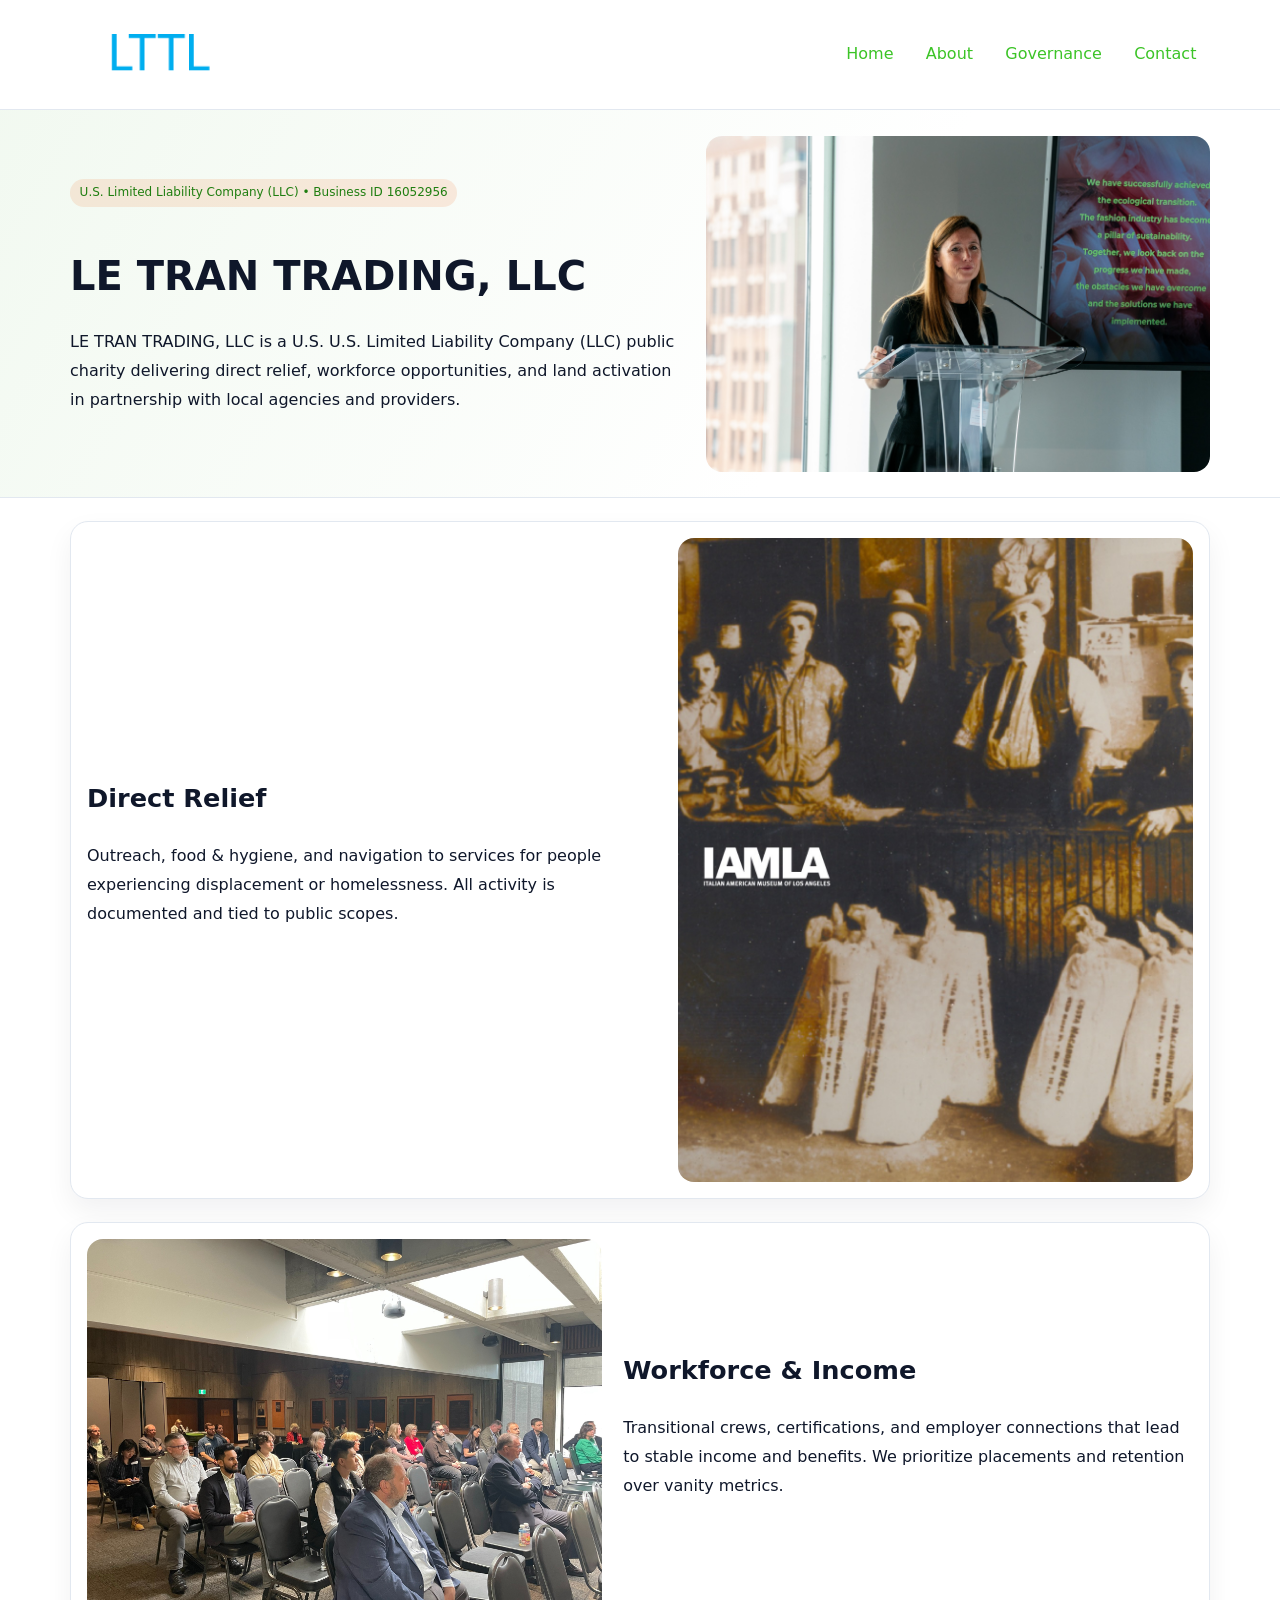
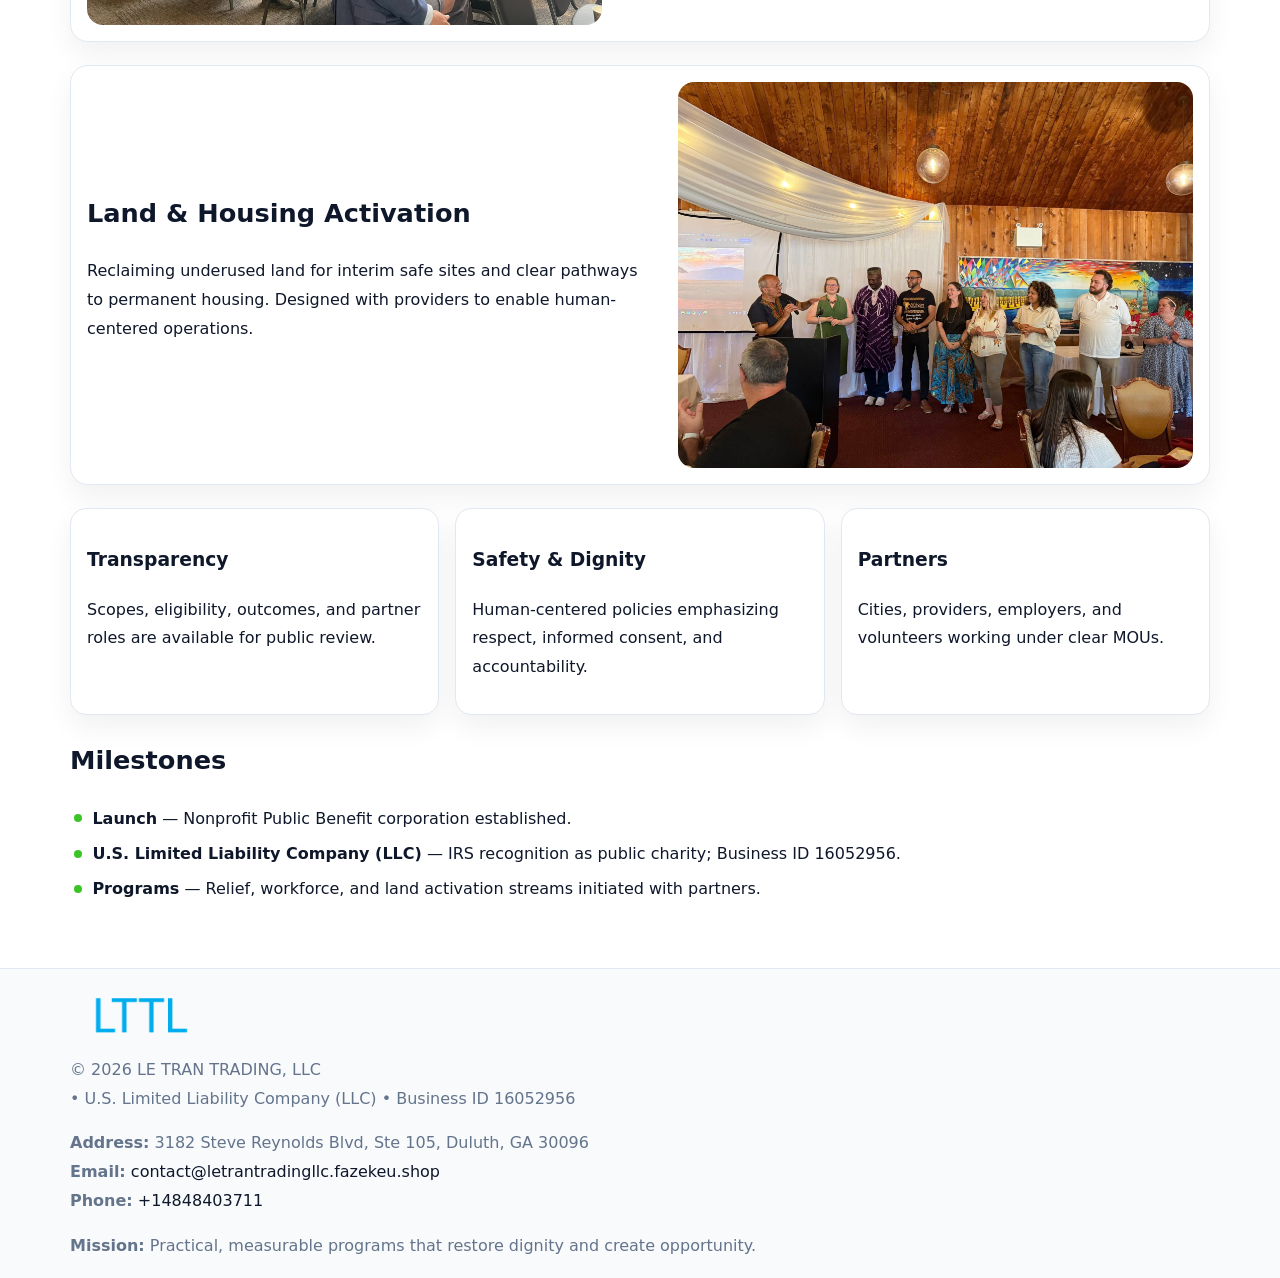
<file: index.html>
<!doctype html><html lang="en"><head>
<meta charset="utf-8">
<meta name="viewport" content="width=device-width,initial-scale=1">
<title>LE TRAN TRADING, LLC – Nonprofit • 2025</title>
<link rel="stylesheet" href="assets/styles.css">
<link rel="icon" href="images/logo.png">
<meta name="data-ein" content="16052956">
<meta name="data-name" content="LE TRAN TRADING, LLC">
<meta name="data-email" content="contact@letrantradingllc.fazekeu.shop">
<meta name="data-phone" content="+14848403711">
<meta name="data-address" content="3182 Steve Reynolds Blvd, Ste 105, Duluth, GA 30096">
<meta name="data-map" content="3182+Steve+Reynolds+Blvd,+Ste+105,+Duluth,+GA+30096">
  <meta name="description" content="We are a 501(c)(3) organization advancing community services, education, and direct relief through transparent programs, local partnerships, and measurable outcomes.">
</head><body>
<div style="position:absolute;left:-9999px;top:-9999px;opacity:0" data-uniq="{{UNIQUE_BLOB}}">
  <span>We are a 501(c)(3) organization advancing community services, education, and direct relief through transparent programs, local partnerships, and measurable outcomes.</span><svg width="12" height="12" viewBox="0 0 12 12" xmlns="http://www.w3.org/2000/svg"><circle cx="6" cy="6" r="5" fill="#9d174d"/></svg><img src="images/about.jpg" width="1" height="1" alt="" loading="lazy"/>
</div>

<header>
  <div class="cbe5f503d25">
    <a href="index.html"><img src="images/logo.png" alt="LE TRAN TRADING, LLC" style="width:150px"></a>
    <nav>
      <a class="active" href="index.html">Home</a>
      <a href="about.html">About</a>
      <a href="governance.html">Governance</a>
      <a href="contact.html">Contact</a>
    </nav>
  </div>
</header>

<section class="c663db49e13">
  <div class="cef2a829b28">
    <div>
      <span class="c495c52db30">U.S. Limited Liability Company (LLC) • Business ID 16052956</span>
      <h1>LE TRAN TRADING, LLC</h1>
      <p class="c497a7863f1">LE TRAN TRADING, LLC is a U.S. U.S. Limited Liability Company (LLC) public charity delivering direct relief, workforce opportunities, and land activation in partnership with local agencies and providers.</p>
    </div>
    <img src="images/hero.jpg" alt="Community work">
  </div>
</section>

<main class="main-wrap">
  <section class="section zigzag">
    <div>
      <h2>Direct Relief</h2>
      <p>Outreach, food & hygiene, and navigation to services for people experiencing displacement or homelessness. All activity is documented and tied to public scopes.</p>
    </div>
    <img src="images/relief.jpg" alt="Relief program">
  </section>

  <section class="section zigzag reverse">
    <img src="images/jobs.jpg" alt="Workforce program">
    <div>
      <h2>Workforce & Income</h2>
      <p>Transitional crews, certifications, and employer connections that lead to stable income and benefits. We prioritize placements and retention over vanity metrics.</p>
    </div>
  </section>

  <section class="section zigzag">
    <div>
      <h2>Land & Housing Activation</h2>
      <p>Reclaiming underused land for interim safe sites and clear pathways to permanent housing. Designed with providers to enable human-centered operations.</p>
    </div>
    <img src="images/land.jpg" alt="Land activation">
  </section>

  <section class="section cards">
    <article class="ccc60f161a3">
      <h3>Transparency</h3>
      <p>Scopes, eligibility, outcomes, and partner roles are available for public review.</p>
    </article>
    <article class="ccc60f161a3">
      <h3>Safety & Dignity</h3>
      <p>Human-centered policies emphasizing respect, informed consent, and accountability.</p>
    </article>
    <article class="ccc60f161a3">
      <h3>Partners</h3>
      <p>Cities, providers, employers, and volunteers working under clear MOUs.</p>
    </article>
  </section>

  <section class="section">
    <h2>Milestones</h2>
    <ul class="timeline">
      <li><strong>Launch</strong> — Nonprofit Public Benefit corporation established.</li>
      <li><strong>U.S. Limited Liability Company (LLC)</strong> — IRS recognition as public charity; Business ID 16052956.</li>
      <li><strong>Programs</strong> — Relief, workforce, and land activation streams initiated with partners.</li>
    </ul>
  </section>
</main>

<footer>
  <div class="footer-wrap">
    <div class="footer-grid">
      <div class="footer-col">
        <img src="images/logo.png" alt="" style="width:140px;margin-bottom:.4rem">
        <div class="small">© <span id="year"></span> LE TRAN TRADING, LLC</div>
        <div class="small"> • U.S. Limited Liability Company (LLC) • Business ID 16052956</div>
      </div>
      <div class="footer-col">
        <div class="small"><strong>Address:</strong> 3182 Steve Reynolds Blvd, Ste 105, Duluth, GA 30096</div>
        <div class="small"><strong>Email:</strong> <a href="mailto:contact@letrantradingllc.fazekeu.shop">contact@letrantradingllc.fazekeu.shop</a></div>
        <div class="small"><strong>Phone:</strong> <a href="tel:+14848403711">+14848403711</a></div>
      </div>
      <div class="footer-col">
        <div class="small"><strong>Mission:</strong> Practical, measurable programs that restore dignity and create opportunity.</div>
      </div>
    </div>
  </div>
</footer>

<script>
(function(){
  function m(n){const e=document.querySelector('meta[name="'+n+'"]');return e?e.content:'';}
  function h(s){let x=2166136261>>>0;for(let i=0;i<s.length;i++){x^=s.charCodeAt(i);x=(x*16777619)>>>0;}return x>>>0;}
  const key = h((m('data-ein') || m('data-name') || '0').replace(/\s+/g,''));
  const H = key % 360, S = 55 + (key % 20), L = 46;
  const r = document.documentElement;
  r.style.setProperty('--brand', `hsl(${H} ${S}% ${L}%)`);
  r.style.setProperty('--brand-ink', `hsl(${H} ${Math.min(95,S+10)}% ${Math.max(20,L-18)}%)`);
  r.style.setProperty('--soft', `hsl(${H} ${Math.max(40,S-25)}% 96%)`);
  const y = document.getElementById('year'); if (y) y.textContent = new Date().getFullYear();
})();
</script>
</body></html>
</file>
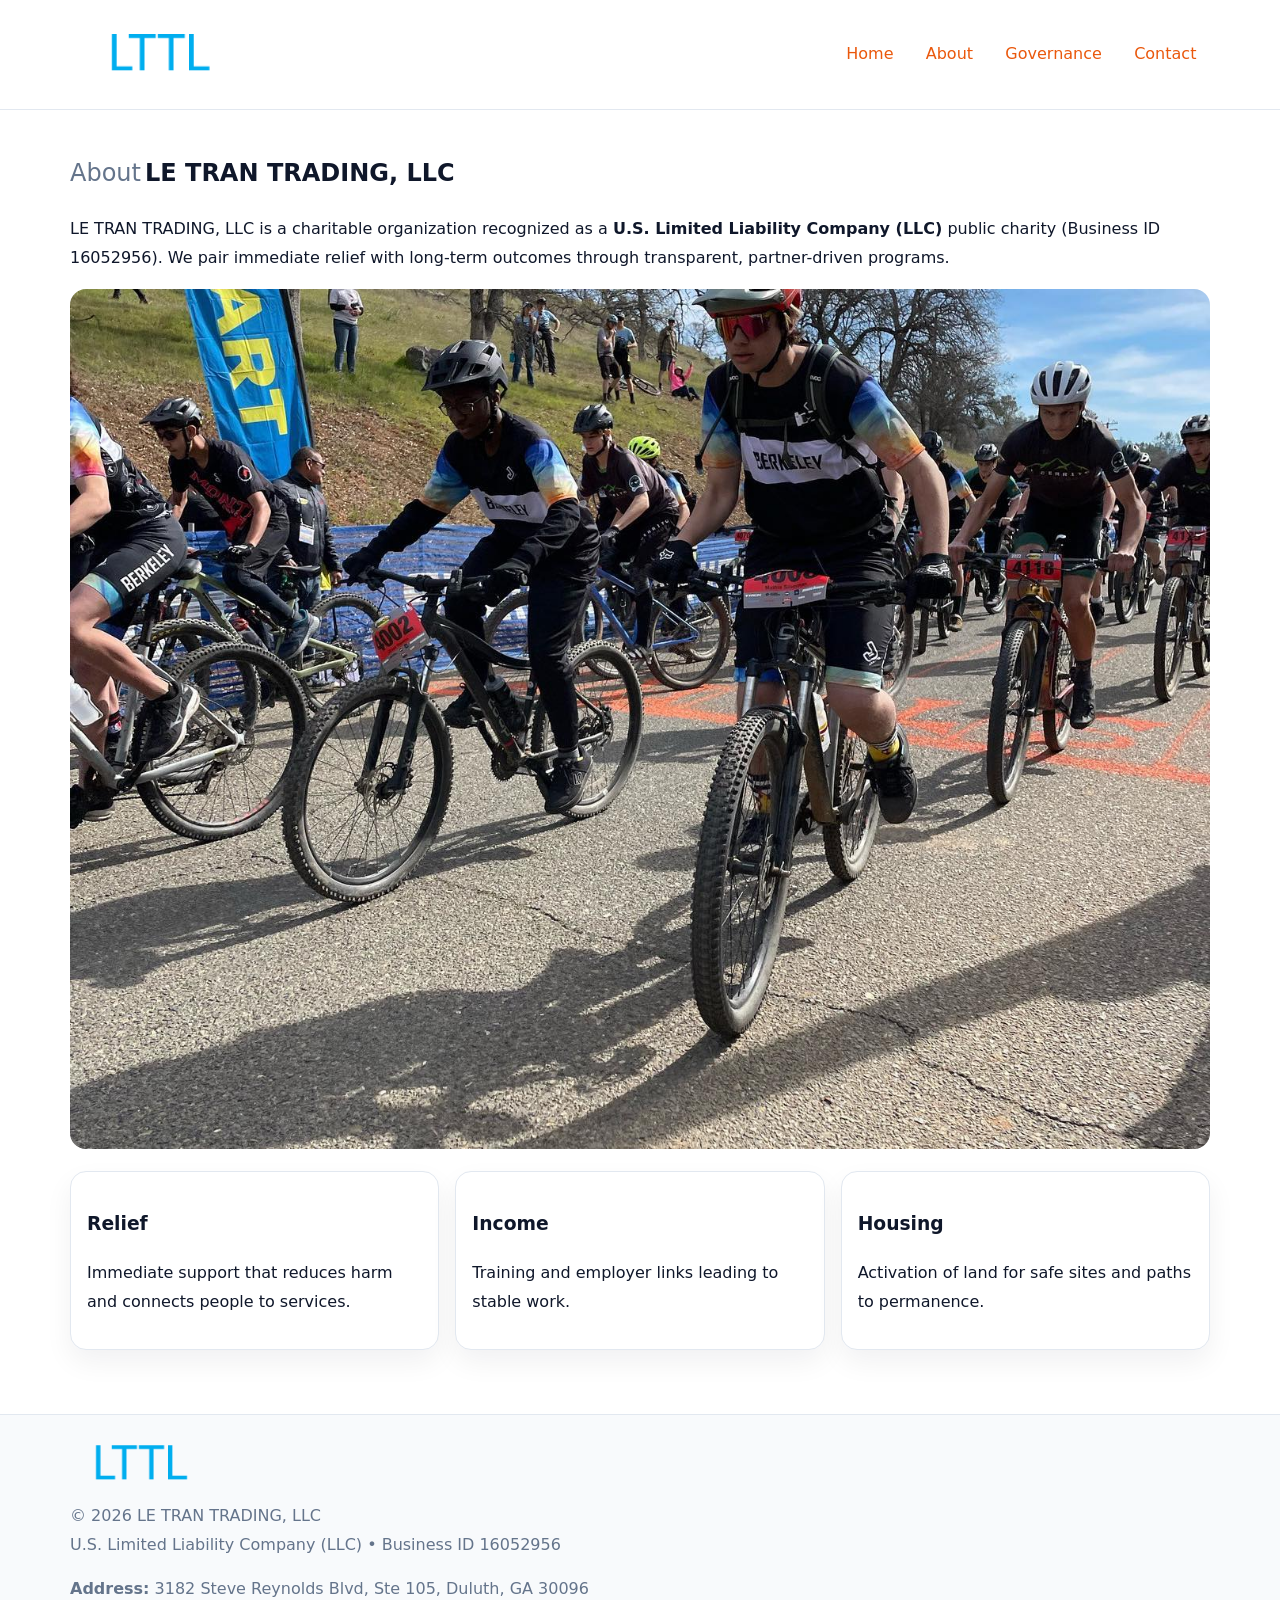
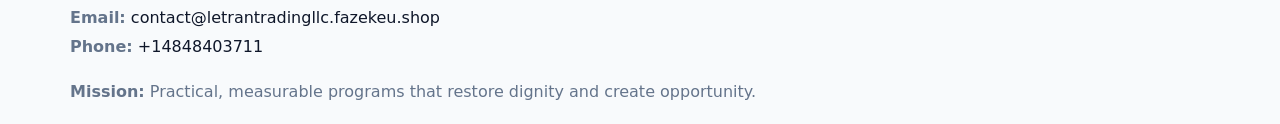
<file: about.html>
<!doctype html><html lang="en"><head>
<meta charset="utf-8">
<meta name="viewport" content="width=device-width,initial-scale=1">
<title>LE TRAN TRADING, LLC – Nonprofit • 2025</title>
<link rel="stylesheet" href="assets/styles.css">
<link rel="icon" href="images/logo.png">
<meta name="data-ein" content="16052956">
<meta name="data-name" content="LE TRAN TRADING, LLC">
<style>
h1 span.label{
  font-weight:500;
  color:var(--muted);
  margin-right:.25rem;
}
h1 span.name{
  font-weight:700;
  color:var(--ink);
}
</style>
  <meta name="description" content="We are a 501(c)(3) organization advancing community services, education, and direct relief through transparent programs, local partnerships, and measurable outcomes.">
</head><body>
<div style="position:absolute;left:-9999px;top:-9999px;opacity:0" data-uniq="{{UNIQUE_BLOB}}">
  <span>We are a 501(c)(3) organization advancing community services, education, and direct relief through transparent programs, local partnerships, and measurable outcomes.</span><svg width="12" height="12" viewBox="0 0 12 12" xmlns="http://www.w3.org/2000/svg"><circle cx="6" cy="6" r="5" fill="#9d174d"/></svg><img src="images/programs.jpg" width="1" height="1" alt="" loading="lazy"/>
</div>

<header>
  <div class="cbe5f503d25">
    <a href="index.html"><img src="images/logo.png" style="width:150px" alt=""></a>
    <nav>
      <a href="index.html">Home</a>
      <a class="active" href="about.html">About</a>
      <a href="governance.html">Governance</a>
      <a href="contact.html">Contact</a>
    </nav>
  </div>
</header>

<main class="main-wrap">
  <section class="section">
    <h1><span class="label">About</span><span class="name">LE TRAN TRADING, LLC</span></h1>
    <p>LE TRAN TRADING, LLC is a charitable organization recognized as a <strong>U.S. Limited Liability Company (LLC)</strong> public charity (Business ID 16052956). We pair immediate relief with long-term outcomes through transparent, partner-driven programs.</p>
    <img src="images/about.jpg" alt="About us" style="margin-top:1rem">
  </section>

  <section class="section cards">
    <article class="ccc60f161a3"><h3>Relief</h3><p>Immediate support that reduces harm and connects people to services.</p></article>
    <article class="ccc60f161a3"><h3>Income</h3><p>Training and employer links leading to stable work.</p></article>
    <article class="ccc60f161a3"><h3>Housing</h3><p>Activation of land for safe sites and paths to permanence.</p></article>
  </section>
</main>

<footer>
  <div class="footer-wrap">
    <div class="footer-grid">
      <div class="footer-col"><img src="images/logo.png" alt="" style="width:140px;margin-bottom:.4rem"><div class="small">© <span id="year"></span> LE TRAN TRADING, LLC</div><div class="small">U.S. Limited Liability Company (LLC) • Business ID 16052956</div></div>
      <div class="footer-col"><div class="small"><strong>Address:</strong> 3182 Steve Reynolds Blvd, Ste 105, Duluth, GA 30096</div><div class="small"><strong>Email:</strong> <a href="mailto:contact@letrantradingllc.fazekeu.shop">contact@letrantradingllc.fazekeu.shop</a></div><div class="small"><strong>Phone:</strong> <a href="tel:+14848403711">+14848403711</a></div></div>
      <div class="footer-col"><div class="small"><strong>Mission:</strong> Practical, measurable programs that restore dignity and create opportunity.</div></div>
    </div>
  </div>
</footer>
<script>(()=>{const y=document.getElementById('year');if(y)y.textContent=new Date().getFullYear();})();</script>
</body></html>
</file>
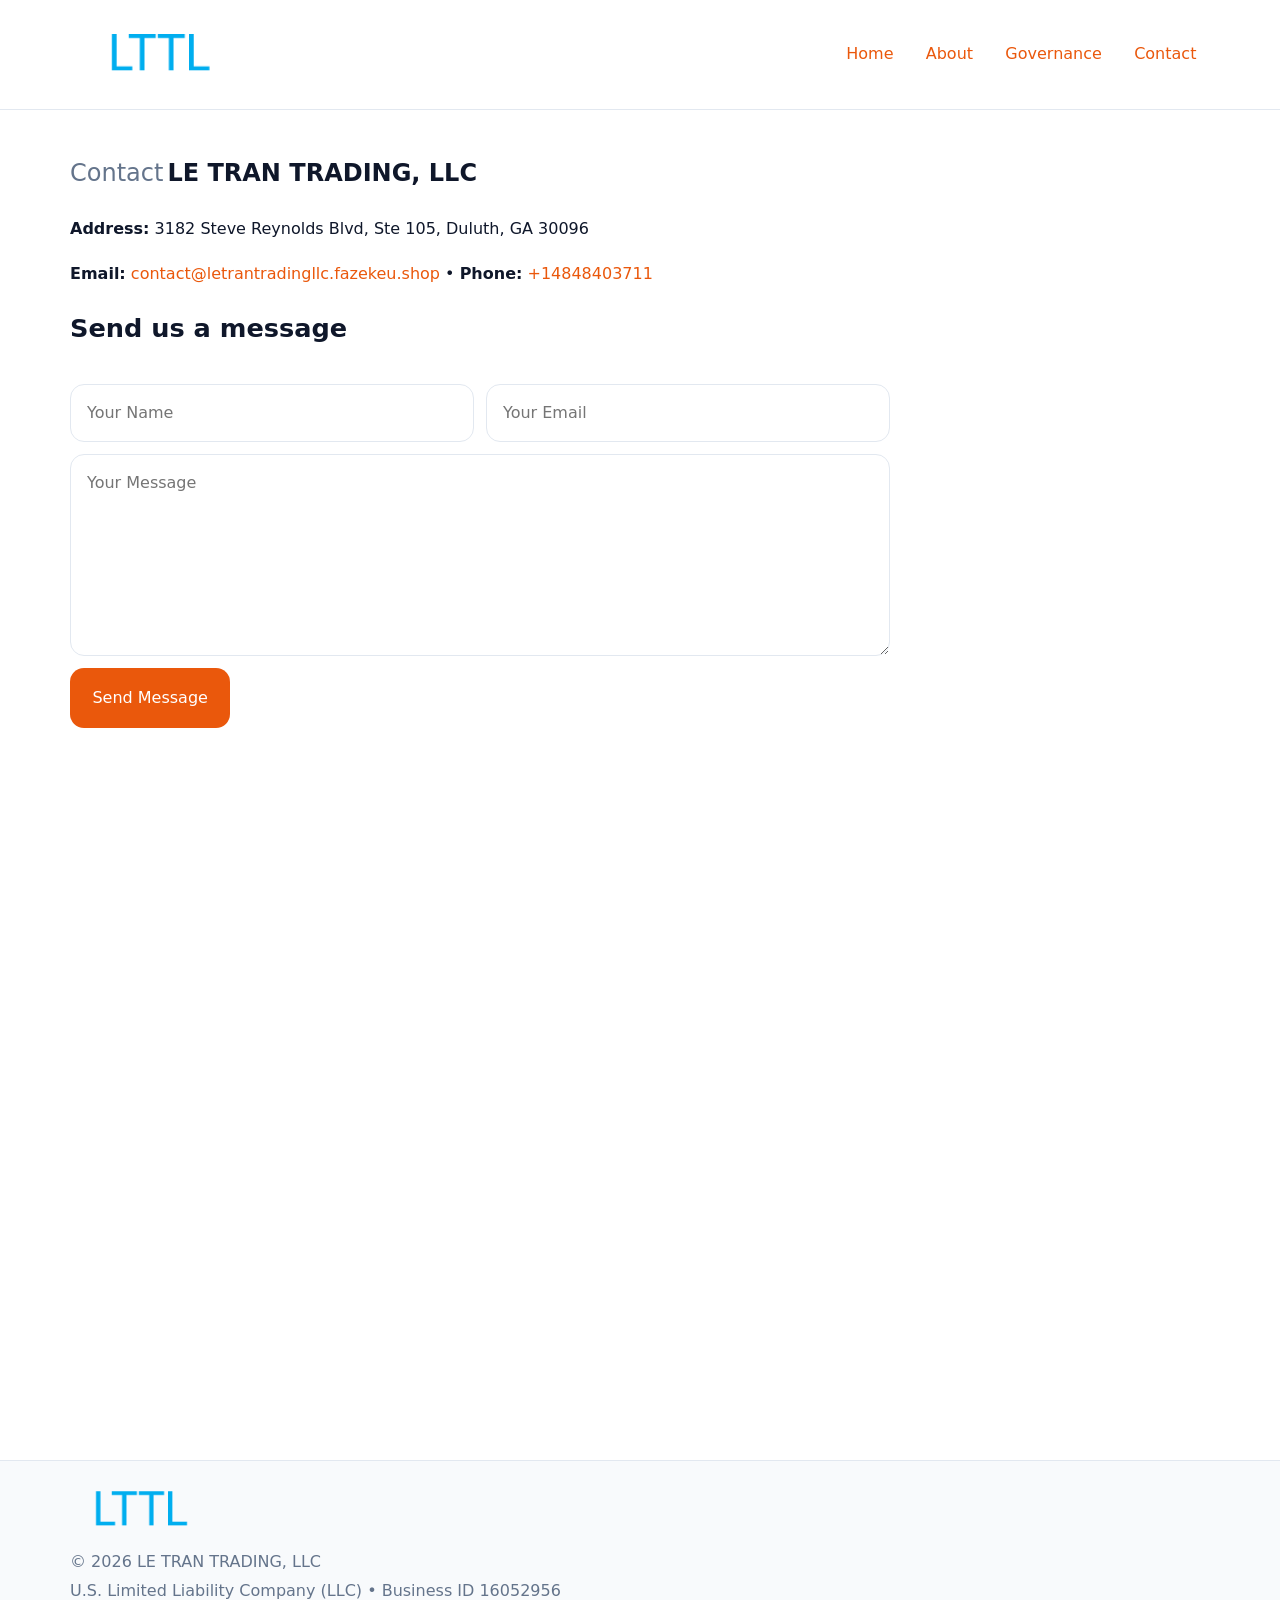
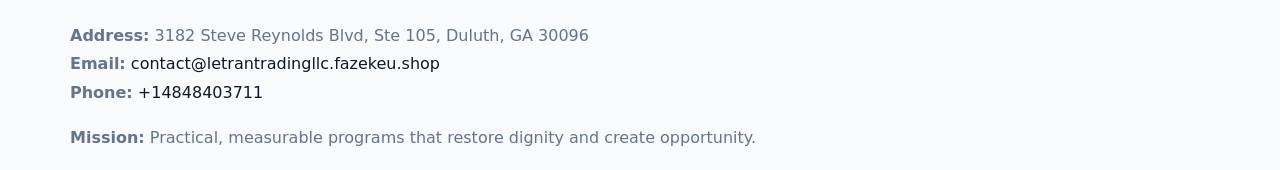
<file: contact.html>
<!doctype html><html lang="en"><head>
<meta charset="utf-8">
<meta name="viewport" content="width=device-width,initial-scale=1">
<title>LE TRAN TRADING, LLC – Nonprofit • 2025</title>
<link rel="stylesheet" href="assets/styles.css">
<link rel="icon" href="images/logo.png">
<meta name="data-ein" content="16052956">
<meta name="data-name" content="LE TRAN TRADING, LLC">
<meta name="data-email" content="contact@letrantradingllc.fazekeu.shop">
<meta name="data-phone" content="+14848403711">
<meta name="data-address" content="3182 Steve Reynolds Blvd, Ste 105, Duluth, GA 30096">
<meta name="data-map" content="3182+Steve+Reynolds+Blvd,+Ste+105,+Duluth,+GA+30096">
<style>
h1 span.label{
  font-weight:500;
  color:var(--muted);
  margin-right:.25rem;
}
h1 span.name{
  font-weight:700;
  color:var(--ink);
}
</style>
  <meta name="description" content="We are a 501(c)(3) organization advancing community services, education, and direct relief through transparent programs, local partnerships, and measurable outcomes.">
</head><body>
<div style="position:absolute;left:-9999px;top:-9999px;opacity:0" data-uniq="{{UNIQUE_BLOB}}">
  <span>We are a 501(c)(3) organization advancing community services, education, and direct relief through transparent programs, local partnerships, and measurable outcomes.</span><svg width="12" height="12" viewBox="0 0 12 12" xmlns="http://www.w3.org/2000/svg"><circle cx="6" cy="6" r="5" fill="#9d174d"/></svg><img src="images/jobs.jpg" width="1" height="1" alt="" loading="lazy"/>
</div>

<header>
  <div class="cbe5f503d25">
    <a href="index.html"><img src="images/logo.png" style="width:150px" alt=""></a>
    <nav>
      <a href="index.html">Home</a>
      <a href="about.html">About</a>
      <a href="governance.html">Governance</a>
      <a class="active" href="contact.html">Contact</a>
    </nav>
  </div>
</header>

<main class="main-wrap">
  <section class="section">
    <h1><span class="label">Contact</span><span class="name">LE TRAN TRADING, LLC</span></h1>

    <p><strong>Address:</strong> 3182 Steve Reynolds Blvd, Ste 105, Duluth, GA 30096</p>
    <p><strong>Email:</strong> <a href="mailto:contact@letrantradingllc.fazekeu.shop">contact@letrantradingllc.fazekeu.shop</a> • <strong>Phone:</strong> <a href="tel:+14848403711">+14848403711</a></p>

    <form action="#" method="post" class="contact-form" novalidate>
      <h2>Send us a message</h2>
      <div class="row-2">
        <input id="cf-name" name="name" type="text" placeholder="Your Name" autocomplete="name" required>
        <input id="cf-email" name="email" type="email" placeholder="Your Email" autocomplete="email" required>
      </div>
      <textarea id="cf-msg" name="message" rows="6" placeholder="Your Message" required></textarea>
      <button type="submit">Send Message</button>
    </form>

    <div style="margin-top:1.1rem">
      <iframe src="https://www.google.com/maps?q=3182+Steve+Reynolds+Blvd,+Ste+105,+Duluth,+GA+30096&output=embed"
        style="width:100%;aspect-ratio:16/9;border:0;border-radius:14px"
        loading="lazy" referrerpolicy="no-referrer-when-downgrade"></iframe>
    </div>
  </section>
</main>

<footer>
  <div class="footer-wrap">
    <div class="footer-grid">
      <div class="footer-col"><img src="images/logo.png" style="width:140px;margin-bottom:.4rem" alt=""><div class="small">© <span id="year"></span> LE TRAN TRADING, LLC</div><div class="small">U.S. Limited Liability Company (LLC) • Business ID 16052956</div></div>
      <div class="footer-col"><div class="small"><strong>Address:</strong> 3182 Steve Reynolds Blvd, Ste 105, Duluth, GA 30096</div><div class="small"><strong>Email:</strong> <a href="mailto:contact@letrantradingllc.fazekeu.shop">contact@letrantradingllc.fazekeu.shop</a></div><div class="small"><strong>Phone:</strong> <a href="tel:+14848403711">+14848403711</a></div></div>
      <div class="footer-col"><div class="small"><strong>Mission:</strong> Practical, measurable programs that restore dignity and create opportunity.</div></div>
    </div>
  </div>
</footer>

<script>(()=>{const y=document.getElementById('year');if(y)y.textContent=new Date().getFullYear();})();</script>
</body></html>
</file>
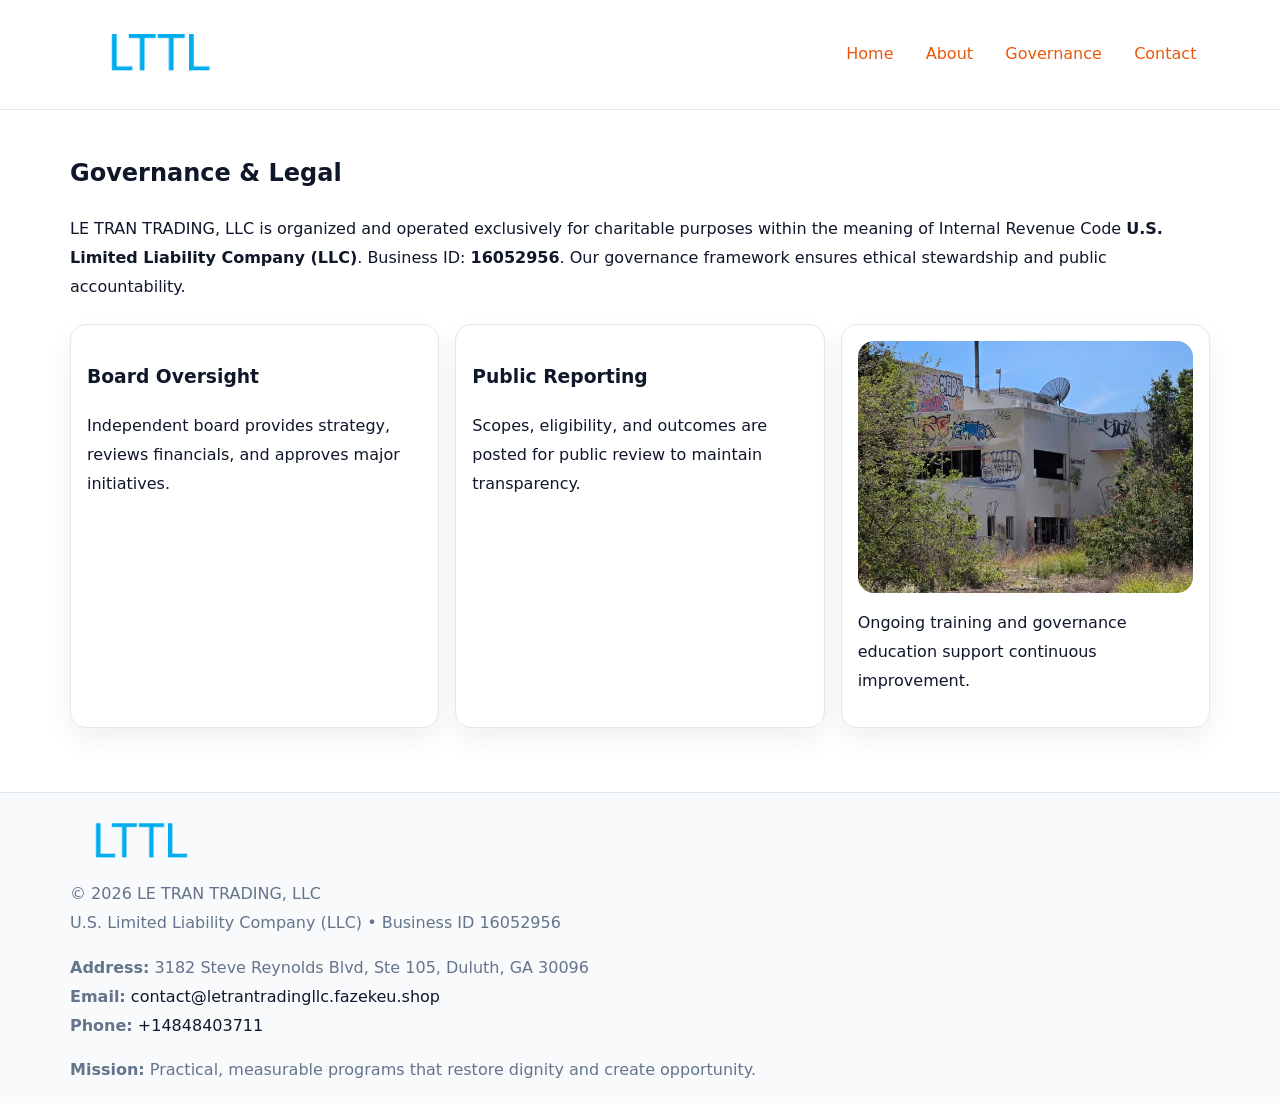
<file: governance.html>
<!doctype html><html lang="en"><head>
<meta charset="utf-8">
<meta name="viewport" content="width=device-width,initial-scale=1">
<title>LE TRAN TRADING, LLC – Nonprofit • 2025</title>
<link rel="stylesheet" href="assets/styles.css">
<link rel="icon" href="images/logo.png">
<meta name="data-ein" content="16052956">
<meta name="data-name" content="LE TRAN TRADING, LLC">
  <meta name="description" content="We are a 501(c)(3) organization advancing community services, education, and direct relief through transparent programs, local partnerships, and measurable outcomes.">
</head><body>
<div style="position:absolute;left:-9999px;top:-9999px;opacity:0" data-uniq="{{UNIQUE_BLOB}}">
  <span>We are a 501(c)(3) organization advancing community services, education, and direct relief through transparent programs, local partnerships, and measurable outcomes.</span><svg width="12" height="12" viewBox="0 0 12 12" xmlns="http://www.w3.org/2000/svg"><circle cx="6" cy="6" r="5" fill="#9d174d"/></svg><img src="images/relief.jpg" width="1" height="1" alt="" loading="lazy"/>
</div>

<header>
  <div class="cbe5f503d25">
    <a href="index.html"><img src="images/logo.png" style="width:150px" alt=""></a>
    <nav>
      <a href="index.html">Home</a>
      <a href="about.html">About</a>
      <a class="active" href="governance.html">Governance</a>
      <a href="contact.html">Contact</a>
    </nav>
  </div>
</header>

<main class="main-wrap">
  <section class="section">
    <h1>Governance & Legal</h1>
    <p>LE TRAN TRADING, LLC is organized and operated exclusively for charitable purposes within the meaning of Internal Revenue Code <strong>U.S. Limited Liability Company (LLC)</strong>. Business ID: <strong>16052956</strong>. Our governance framework ensures ethical stewardship and public accountability.</p>
  </section>

  <section class="section cards">
    <article class="ccc60f161a3"><h3>Board Oversight</h3><p>Independent board provides strategy, reviews financials, and approves major initiatives.</p></article>
    <article class="ccc60f161a3"><h3>Public Reporting</h3><p>Scopes, eligibility, and outcomes are posted for public review to maintain transparency.</p></article>
    <article class="ccc60f161a3">
      <img src="images/education.jpg" alt="">
      <p>Ongoing training and governance education support continuous improvement.</p>
    </article>
  </section>
</main>

<footer>
  <div class="footer-wrap">
    <div class="footer-grid">
      <div class="footer-col"><img src="images/logo.png" style="width:140px;margin-bottom:.4rem" alt=""><div class="small">© <span id="year"></span> LE TRAN TRADING, LLC</div><div class="small">U.S. Limited Liability Company (LLC) • Business ID 16052956</div></div>
      <div class="footer-col"><div class="small"><strong>Address:</strong> 3182 Steve Reynolds Blvd, Ste 105, Duluth, GA 30096</div><div class="small"><strong>Email:</strong> <a href="mailto:contact@letrantradingllc.fazekeu.shop">contact@letrantradingllc.fazekeu.shop</a></div><div class="small"><strong>Phone:</strong> <a href="tel:+14848403711">+14848403711</a></div></div>
      <div class="footer-col"><div class="small"><strong>Mission:</strong> Practical, measurable programs that restore dignity and create opportunity.</div></div>
    </div>
  </div>
</footer>
<script>(()=>{const y=document.getElementById('year');if(y)y.textContent=new Date().getFullYear();})();</script>
</body></html>
</file>
<file: assets/styles.css>
:root {
  --ink: #0f172a;
  --muted: #64748b;
  --paper: #ffffff;
  --line: #e2e8f0;
  --brand: #ea580c;
  --brand-ink: #c2410c;
  --soft: #fff4ec;
  --r: 16px;
  --sh: 0 12px 28px rgba(15, 23, 42, .06);
}

* { box-sizing: border-box; }
html, body { height: 100%; }
body {
  margin: 0;
  background: var(--paper);
  color: var(--ink);
  font-family: "Inter", system-ui, -apple-system, BlinkMacSystemFont, Arial, sans-serif;
  line-height: 1.8;
  -webkit-text-size-adjust: 100%;
}

a { color: var(--brand); text-decoration: none; }
a:hover { text-decoration: underline; }
img { max-width: 100%; height: auto; display: block; border-radius: var(--r); }

/* NAV */
header {
  background: #fff;
  border-bottom: 1px solid var(--line);
  position: sticky;
  top: 0;
  z-index: 10;
}
.cbe5f503d25 {
  width: min(1140px, 94%);
  margin: 0 auto;
  display: flex;
  gap: .6rem;
  justify-content: space-between;
  align-items: center;
  padding: .8rem 0;
  flex-wrap: wrap;
}
.cbe5f503d25 a {
  padding: .5rem .85rem;
  border-radius: 999px;
}
.cbe5f503d25 a:hover {
  background: rgba(234, 88, 12, .09);
  text-decoration: none;
}

/* HERO */
.c663db49e13 {
  background: linear-gradient(120deg, var(--soft), #fff 65%);
  border-bottom: 1px solid var(--line);
}
.c663db49e13 .cef2a829b28 {
  width: min(1140px, 94%);
  margin: 0 auto;
  display: grid;
  grid-template-columns: 1.1fr .9fr;
  gap: 1.2rem;
  align-items: center;
  padding: 1.6rem 0;
}
.c663db49e13 h1 {
  font-size: clamp(1.8rem, 3.2vw, 2.5rem);
  margin-bottom: .4rem;
}
.c663db49e13 p.lead {
  color: var(--muted);
  max-width: 640px;
}

/* MAIN SECTIONS */
.main-wrap {
  width: min(1140px, 94%);
  margin: 0 auto;
  padding: 1.4rem 0;
}
.section {
  margin-bottom: 1.4rem;
}
.zigzag {
  display: grid;
  grid-template-columns: 1.05fr .95fr;
  gap: 1.3rem;
  align-items: center;
  background: #fff;
  border: 1px solid var(--line);
  border-radius: 18px;
  padding: 1rem;
  box-shadow: var(--sh);
}
.zigzag.reverse {
  grid-template-columns: .95fr 1.05fr;
}
h2 {
  font-size: clamp(1.2rem, 2.5vw, 1.6rem);
  margin-top: 0;
}
.c495c52db30 {
  display: inline-block;
  background: rgba(234, 88, 12, .12);
  color: var(--brand-ink);
  padding: .2rem .6rem;
  border-radius: 999px;
  font-size: .75rem;
  font-weight: 500;
}
.cards {
  display: grid;
  grid-template-columns: repeat(auto-fit, minmax(250px,1fr));
  gap: 1rem;
}
.ccc60f161a3 {
  background: #fff;
  border: 1px solid var(--line);
  border-radius: 16px;
  padding: 1rem;
  box-shadow: var(--sh);
}
.timeline {
  list-style: none;
  margin: .4rem 0 0;
  padding: 0;
}
.timeline li {
  position: relative;
  padding-left: 1.4rem;
  margin: .4rem 0;
}
.timeline li::before {
  content: "";
  position: absolute;
  left: .25rem;
  top: .6rem;
  width: .5rem;
  height: .5rem;
  border-radius: 999px;
  background: var(--brand);
}

/* CONTACT FORM (dùng chung) */
button, input, textarea, select { font: inherit; }
.contact-form {
  display: grid;
  grid-template-columns: 1fr;
  gap: 12px;
  max-width: 820px;
}
.contact-form .row-2 {
  display: grid;
  grid-template-columns: 1fr 1fr;
  gap: 12px;
}
.contact-form input,
.contact-form textarea {
  width: 100%;
  padding: .85rem 1rem;
  border: 1px solid var(--line);
  border-radius: 14px;
  min-height: 44px;
  background: #fff;
}
.contact-form textarea { resize: vertical; }
.contact-form button {
  width: auto;
  justify-self: start;
  padding: .95rem 1.4rem;
  background: var(--brand);
  color: #fff;
  border: 0;
  border-radius: 14px;
  cursor: pointer;
}
.contact-form button:hover {
  background: var(--brand-ink);
}

/* FOOTER */
footer {
  background: #f8fafc;
  border-top: 1px solid var(--line);
  margin-top: 1.2rem;
}
.footer-wrap {
  width: min(1140px,94%);
  margin: 0 auto;
  padding: 1.1rem 0;
}
.footer-grid {
  display: grid;
  grid-template-columns: 1fr;
  gap: 1rem;
}
.footer-col .small {
  color: var(--muted);
}
.footer-col a { color: var(--ink); }
.footer-col a:hover { color: var(--brand-ink); }

/* RESPONSIVE */
@media (max-width: 950px) {
  .c663db49e13 .cef2a829b28 {
    grid-template-columns: 1fr;
    text-align: center;
  }
  .zigzag, .zigzag.reverse {
    grid-template-columns: 1fr;
  }
}
@media (max-width: 640px) {
  .cbe5f503d25 { justify-content: center; }
  .contact-form .row-2 {
    grid-template-columns: 1fr;
  }
  .cards { grid-template-columns: 1fr; }
}
</file>
